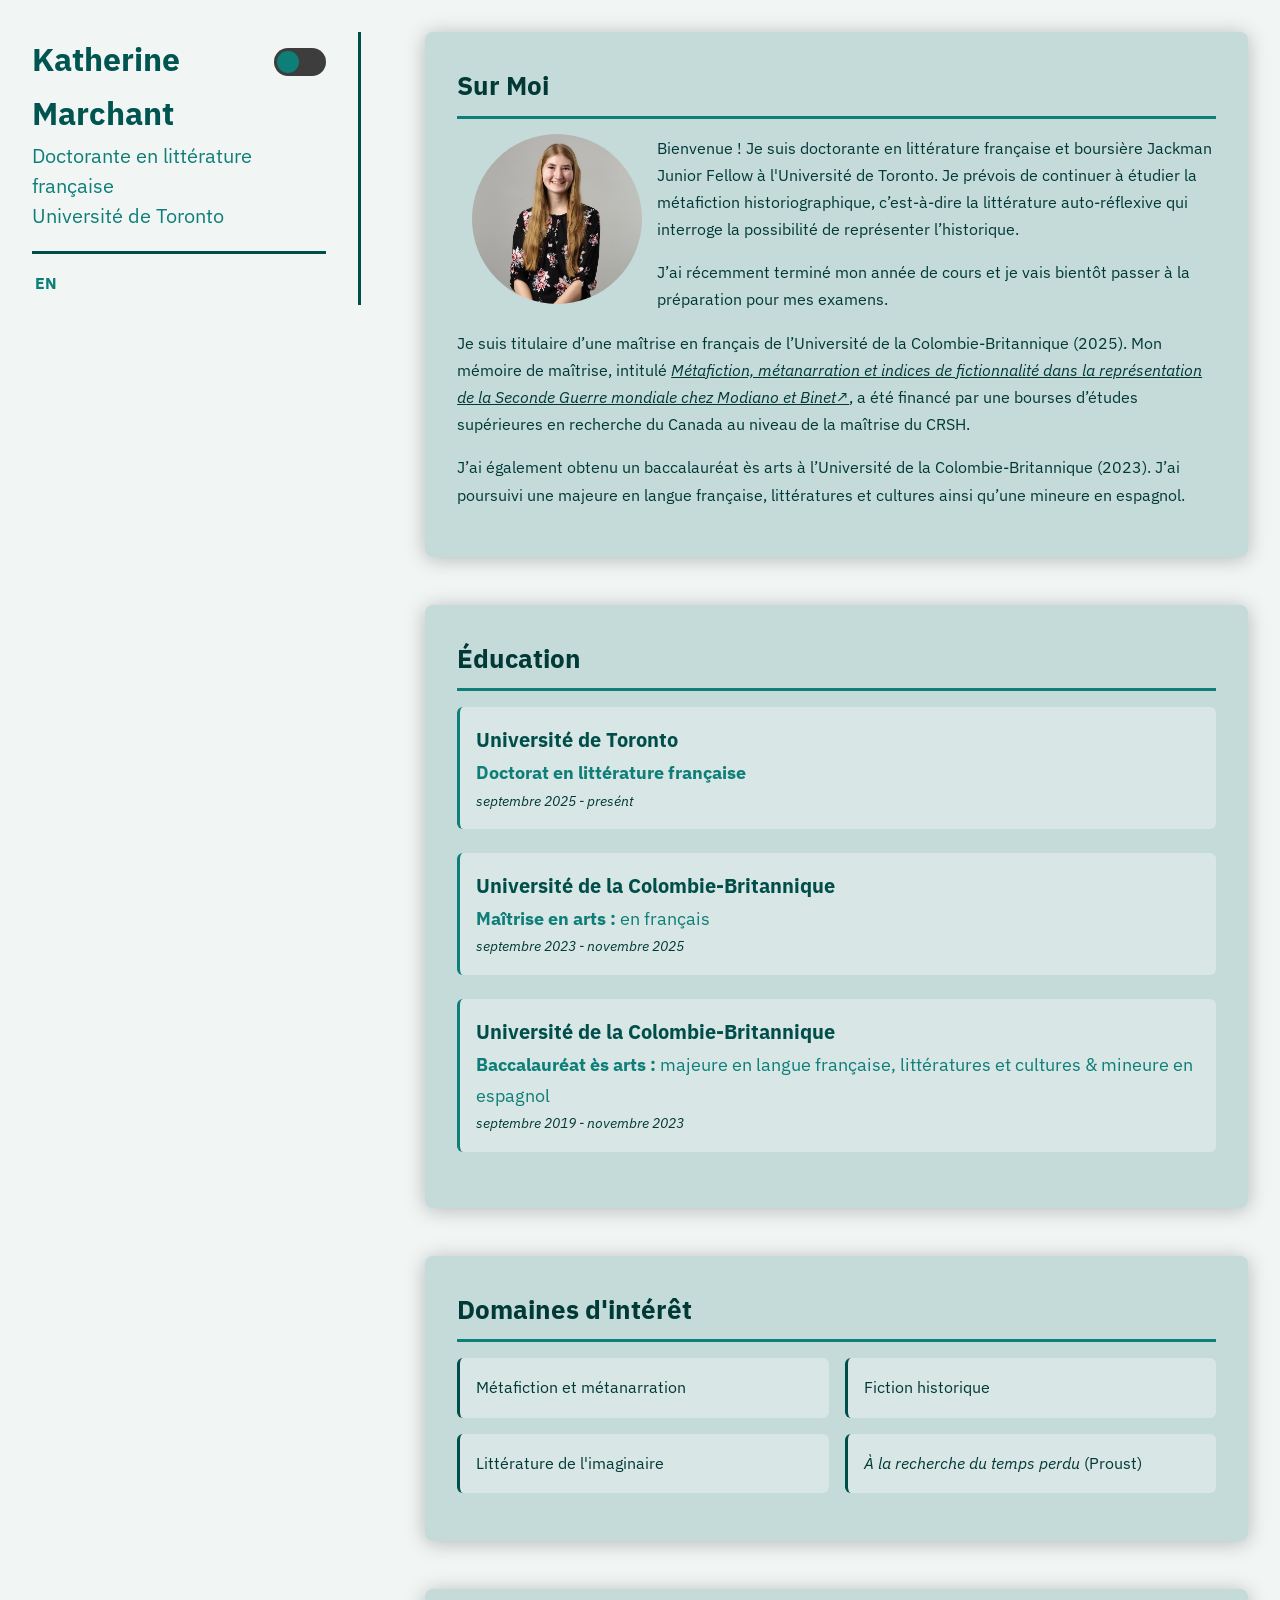
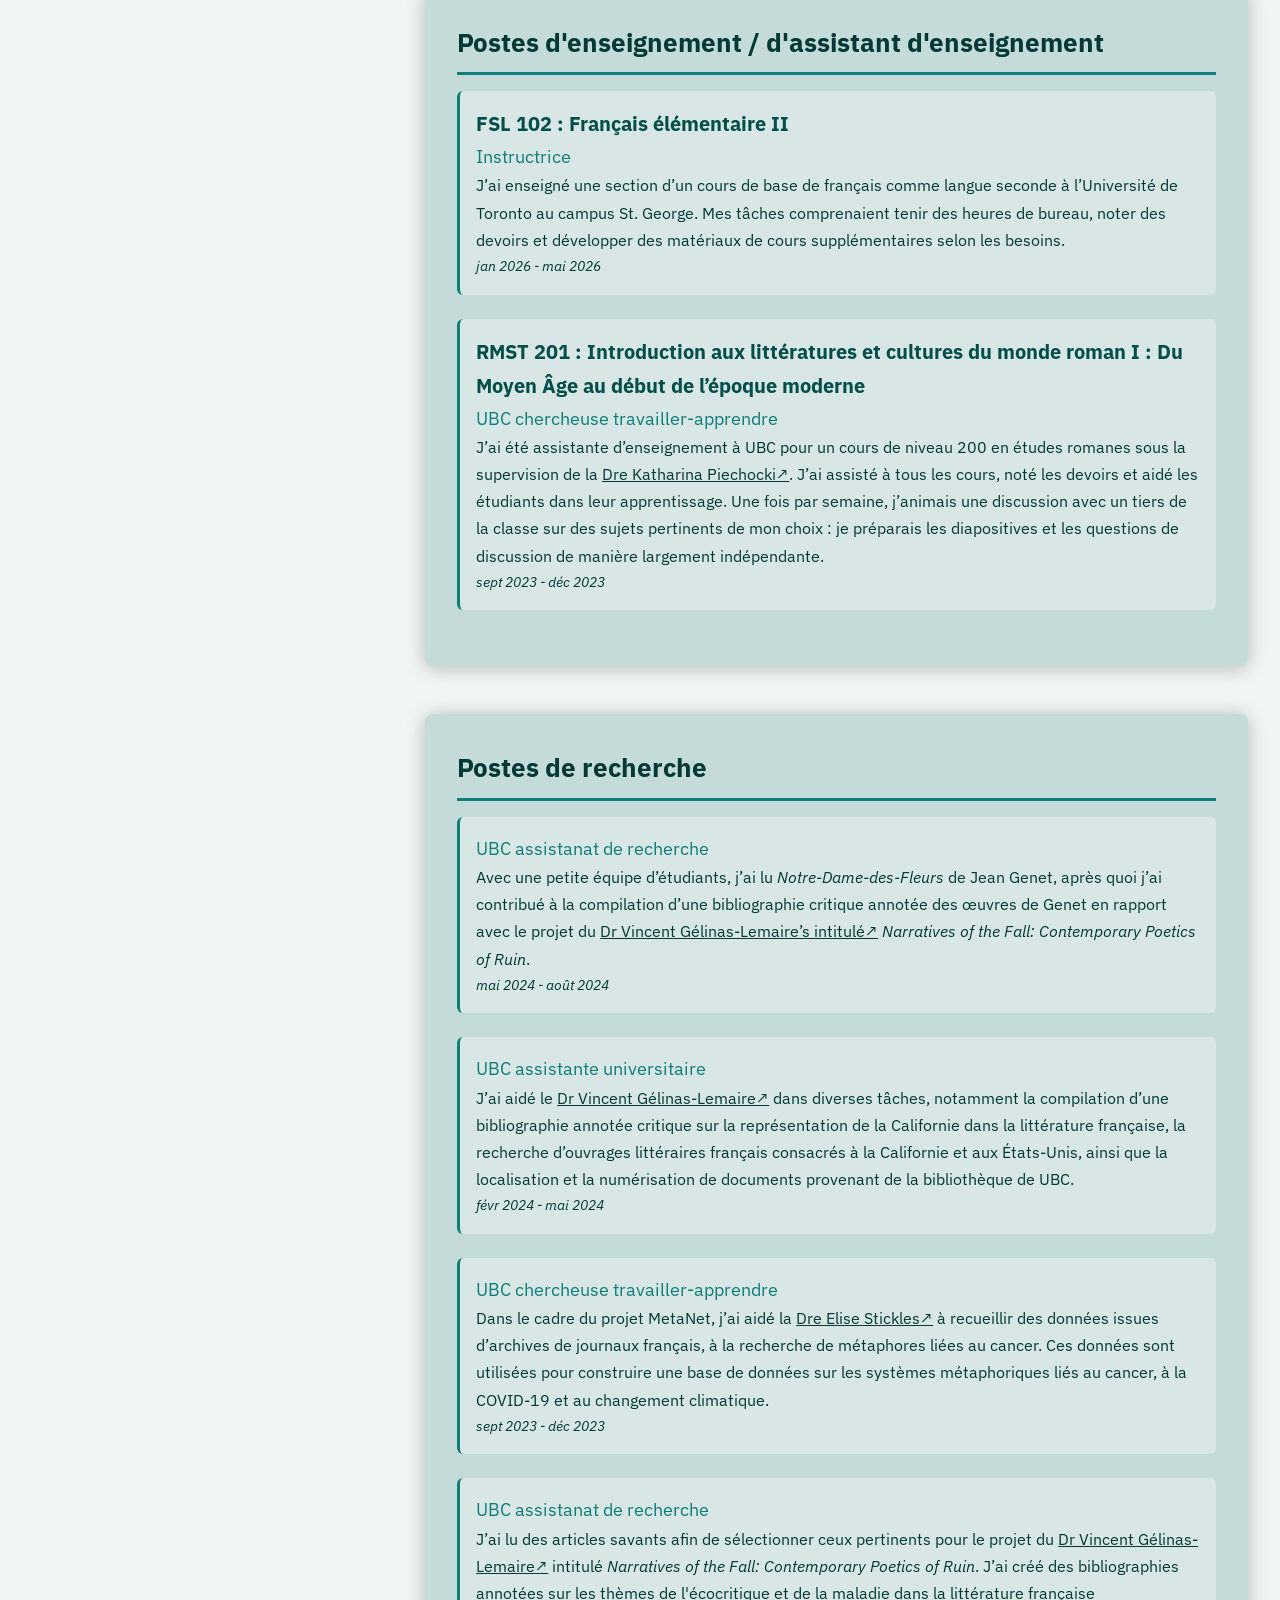
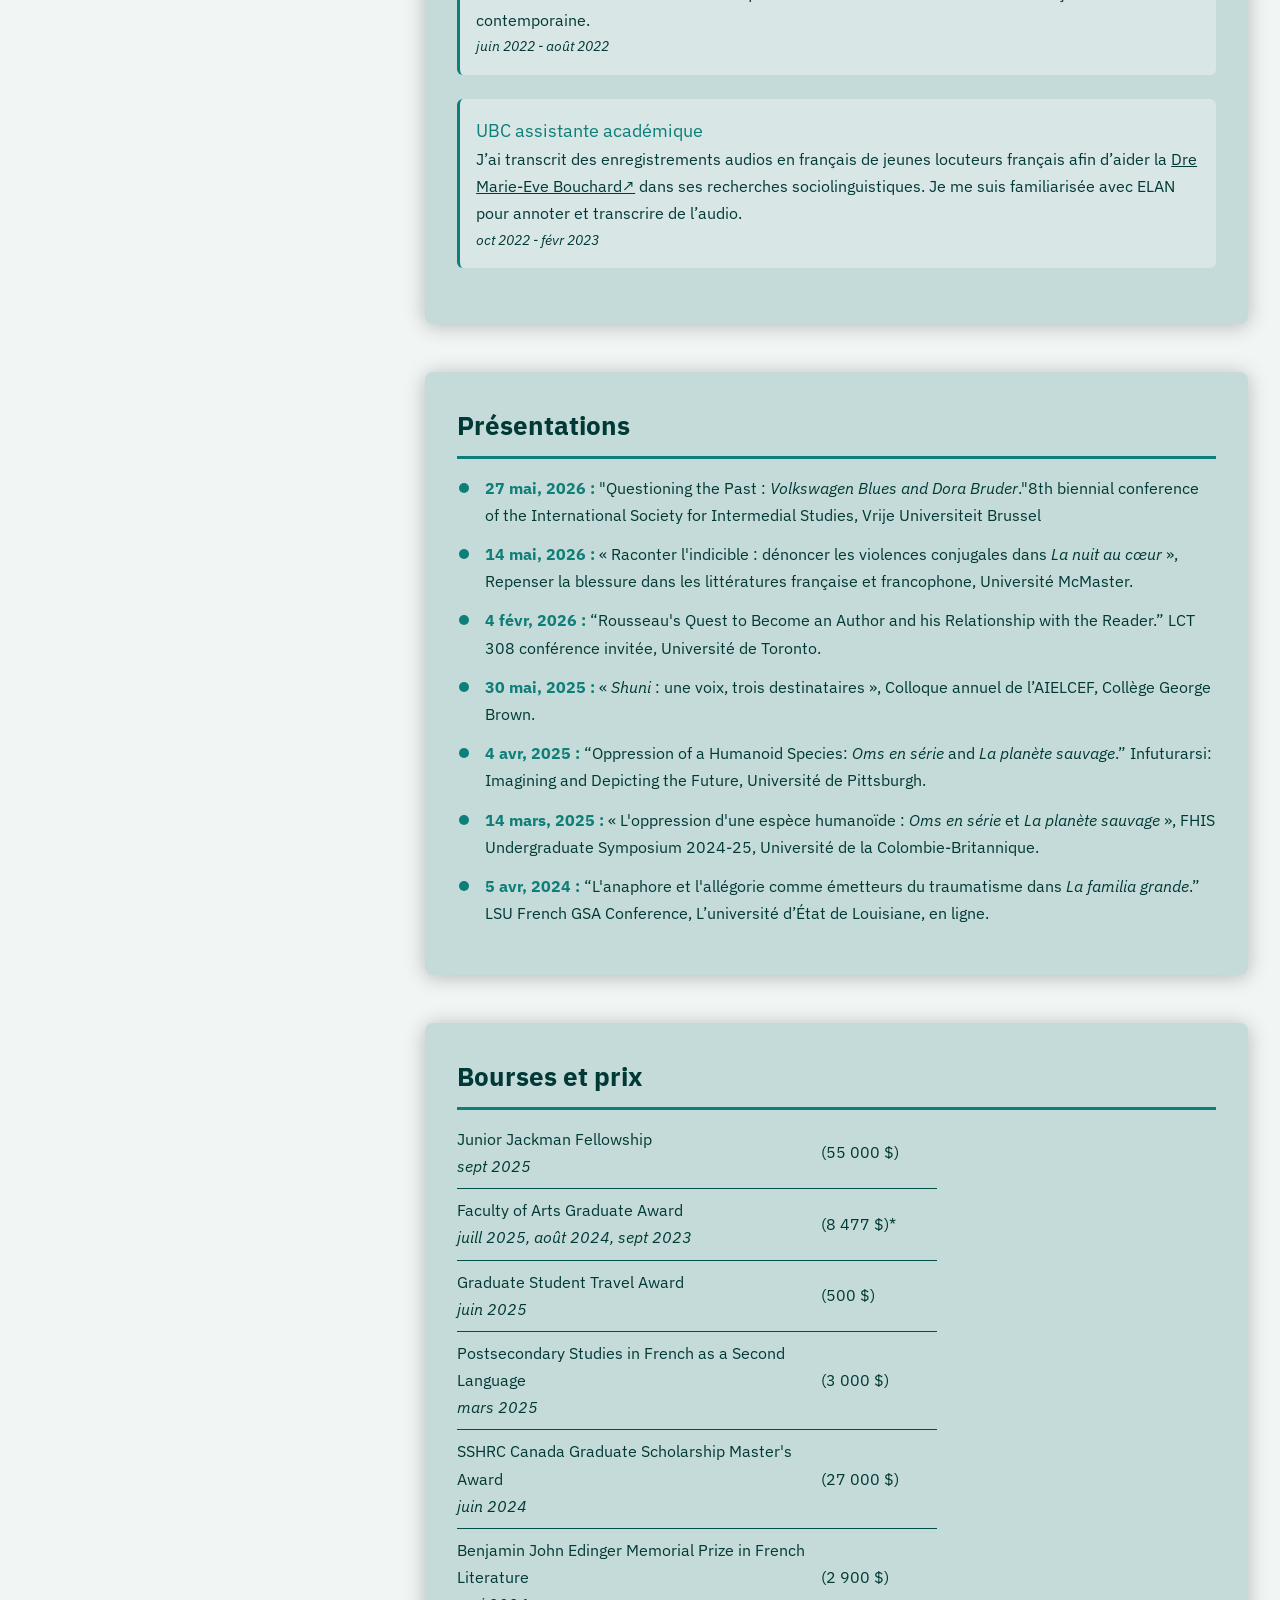
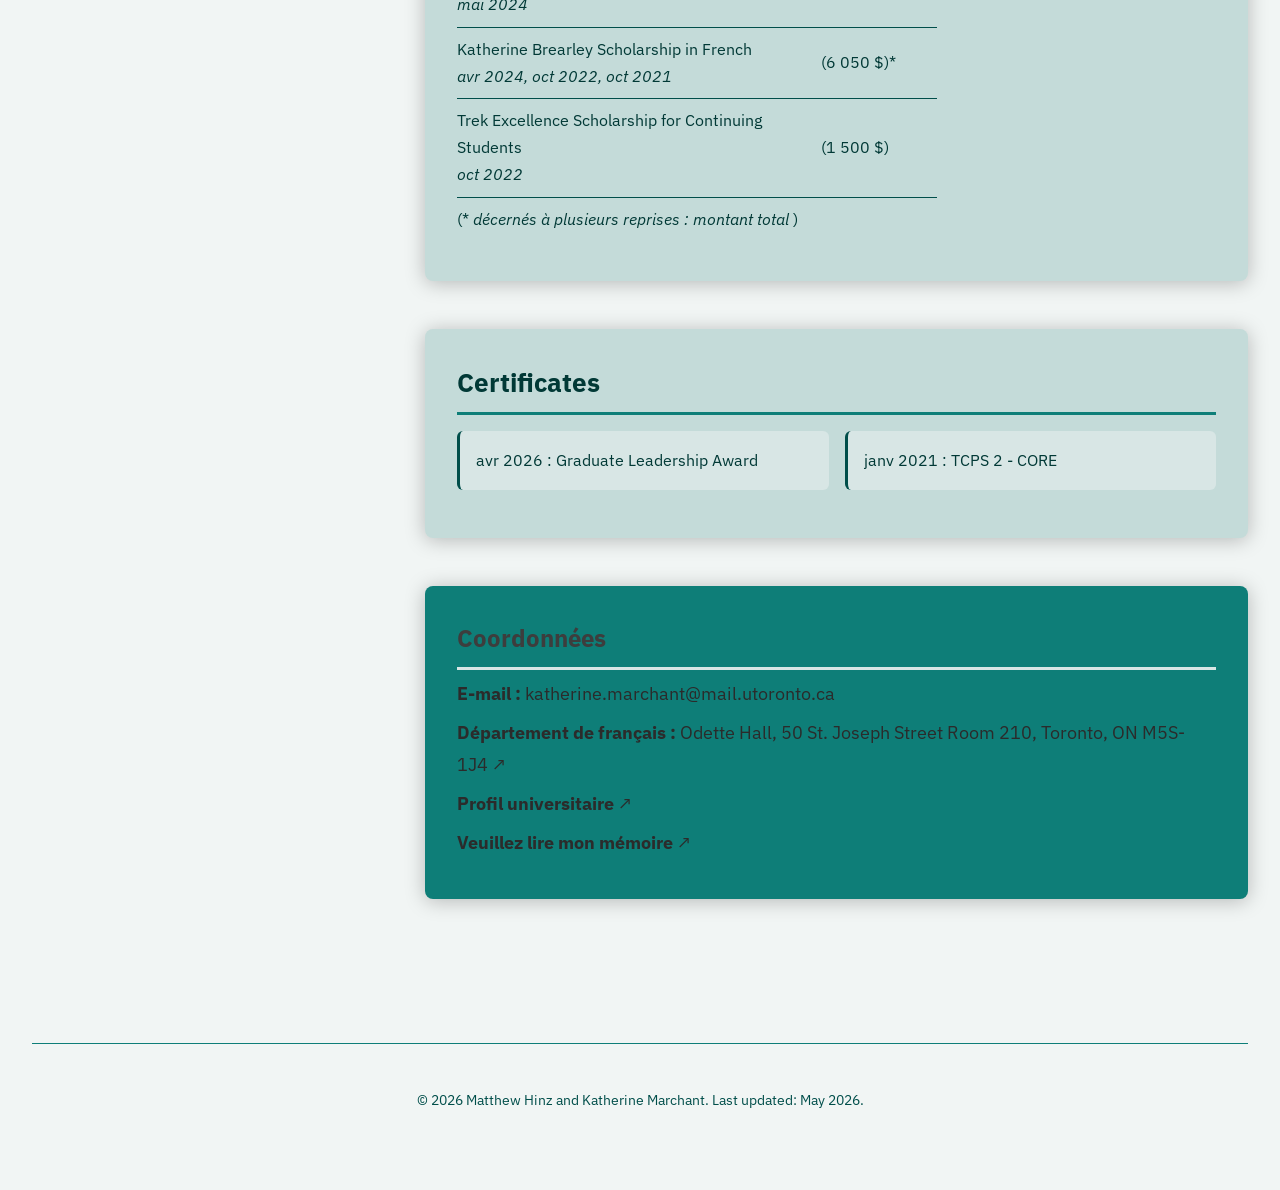
<file: index.html>
<!DOCTYPE html>
<html lang="fr">
<head>
	<meta charset="UTF-8">
	<meta name="viewport" content="width=device-width, initial-scale=1.0">
	<title>Home | Katherine Marchant</title>

	<link rel="stylesheet" href="CSS/style.css">

	<link href="https://fonts.googleapis.com/css2?family=IBM+Plex+Sans:wght@400;500;600&display=swap" rel="stylesheet">
</head>
<body>
	<div class="container">
		<aside class="sidebar">
			<header class="sidebar-header">
				<div class="header-text">
					<h1>Katherine Marchant</h1>
					<p class="affiliation">Doctorante en littérature française<br>Université de Toronto</p>
				</div>
				<label class="theme-switch">
					<input type="checkbox" id="theme-toggle">
					<span class="slider"></span>
				</label>
			</header>
			<nav>
				<a href="en/index.html" lang="en" hreflang="en">EN</a>
				<!-- <a href="index.html">Accueil</a> -->
				<!-- <a href="papers.html">Papers</a> -->
			</nav>
		</aside>

		<main class="main-content">
			<section id="text-section">
				<h3>Sur Moi</h3>
				<div class="circle-container">
					<img src="KM.JPG" class="circle-img">
				</div>
				<p>Bienvenue ! Je suis doctorante en littérature française et boursière Jackman Junior Fellow à l'Université de Toronto. Je prévois de continuer à étudier la métafiction historiographique, c’est-à-dire la littérature auto-réflexive qui interroge la possibilité de représenter l’historique.</p>
				<p>J’ai récemment terminé mon année de cours et je vais bientôt passer à la préparation pour mes examens.</p>
				<p>Je suis titulaire d’une maîtrise en français de l’Université de la Colombie-Britannique (2025). Mon mémoire de maîtrise, intitulé <a href="https://dx.doi.org/10.14288/1.0449390"target="_blank"><i>Métafiction, métanarration et indices de fictionnalité dans la représentation de la Seconde Guerre mondiale chez Modiano et Binet↗</i></a>, a été financé par une bourses d’études supérieures en recherche du Canada au niveau de la maîtrise du CRSH.</p>
				<p>J’ai également obtenu un baccalauréat ès arts à l’Université de la Colombie-Britannique (2023). J’ai poursuivi une majeure en langue française, littératures et cultures ainsi qu’une mineure en espagnol.</p>
			</section>

			<section id="degrees">
				<h3>Éducation </h3>
				
				<div class="sub-box-section">
					<div class="title">Université de Toronto</div>
					<div class="sub-title"><strong>Doctorat en littérature française </strong></div>
					<div class="venue">septembre 2025 - presént</div>
				</div>

				<div class="sub-box-section">
					<div class="title">Université de la Colombie-Britannique</div>
					<div class="sub-title"><strong>Maîtrise en arts :</strong> en français</div>
					<div class="venue">septembre 2023 - novembre 2025</div>
				</div>
				
				<div class="sub-box-section">
					<div class="title">Université de la Colombie-Britannique</div>
					<div class="sub-title"><strong>Baccalauréat ès arts :</strong> majeure en langue française, littératures et cultures & mineure en espagnol</div>
					<div class="venue">septembre 2019 - novembre 2023</div>
				</div>
			</section>



			<section id="small-box-section">
				<h3>Domaines d'intérêt</h3>
				<ul>
					<li>Métafiction et métanarration</li>
					<li>Fiction historique</li>
					<li>Littérature de l'imaginaire</li>
					<li><i>À la recherche du temps perdu</i> (Proust)</li>
				</ul>
			</section>



			<section id="teaching">
				<h3>Postes d'enseignement / d'assistant d'enseignement</h3>

				<div class="sub-box-section">
					<div class="title">FSL 102 : Français élémentaire II</div>
					<div class="sub-title">Instructrice</div>
					<div class="description">J’ai enseigné une section d’un cours de base de français comme langue seconde à l’Université de Toronto au campus St. George. Mes tâches comprenaient tenir des heures de bureau, noter des devoirs et développer des matériaux de cours supplémentaires selon les besoins.</div>
					<div class="venue">jan 2026 - mai 2026</div>
				</div>

				<div class="sub-box-section">
					<div class="title">RMST 201 : Introduction aux littératures et cultures du monde roman I : Du Moyen Âge au début de l’époque moderne</div>
					<div class="sub-title">UBC chercheuse travailler-apprendre</div>
					<div class="description">J’ai été assistante d’enseignement à UBC pour un cours de niveau 200 en études romanes sous la supervision de la <a href="https://discord.com/channels/@me/805665322090496040/1505049676339220601" target="_blank">Dre Katharina Piechocki↗</a>. J’ai assisté à tous les cours, noté les devoirs et aidé les étudiants dans leur apprentissage. Une fois par semaine, j’animais une discussion avec un tiers de la classe sur des sujets pertinents de mon choix : je préparais les diapositives et les questions de discussion de manière largement indépendante.</div>
					<div class="venue">sept 2023 - déc 2023</div>
				</div>
			</section>



			<section id="research">
				<h3>Postes de recherche</h3>
				
				<div class="sub-box-section">
					<div class="sub-title">UBC assistanat de recherche</div>
					<div class="description">Avec une petite équipe d’étudiants, j’ai lu <i>Notre-Dame-des-Fleurs</i> de Jean Genet, après quoi j’ai contribué à la compilation d’une bibliographie critique annotée des œuvres de Genet en rapport avec le projet du <a href="https://fhis.ubc.ca/profile/vincent-gelinas-lemaire/" target="_blank">Dr Vincent Gélinas-Lemaire’s intitulé↗</a> <i>Narratives of the Fall: Contemporary Poetics of Ruin</i>.</div>
					<div class="venue">mai 2024 - août 2024</div>
				</div>
				
				<div class="sub-box-section">
					<div class="sub-title">UBC assistante universitaire</div>
					<div class="description">J’ai aidé le <a href="https://fhis.ubc.ca/profile/vincent-gelinas-lemaire/" target="_blank">Dr Vincent Gélinas-Lemaire↗</a> dans diverses tâches, notamment la compilation d’une bibliographie annotée critique sur la représentation de la Californie dans la littérature française, la recherche d’ouvrages littéraires français consacrés à la Californie et aux États-Unis, ainsi que la localisation et la numérisation de documents provenant de la bibliothèque de UBC.  </div>
					<div class="venue">févr 2024 - mai 2024 </div>
				</div>
				
				<div class="sub-box-section">
					<div class="sub-title">UBC chercheuse travailler-apprendre</div>
					<div class="description">Dans le cadre du projet MetaNet, j’ai aidé la <a href="https://discord.com/channels/@me/805665322090496040/1505049819045957702" target="_blank">Dre Elise Stickles↗</a> à recueillir des données issues d’archives de journaux français, à la recherche de métaphores liées au cancer. Ces données sont utilisées pour construire une base de données sur les systèmes métaphoriques liés au cancer, à la COVID-19 et au changement climatique. 
						</div>
					<div class="venue">sept 2023 - déc 2023</div>
				</div>
				
				<div class="sub-box-section">
					<div class="sub-title">UBC assistanat de recherche</div>
					<div class="description">J’ai lu des articles savants afin de sélectionner ceux pertinents pour le projet du <a href="https://fhis.ubc.ca/profile/vincent-gelinas-lemaire/" target="_blank">Dr Vincent Gélinas-Lemaire↗</a> intitulé <i>Narratives of the Fall: Contemporary Poetics of Ruin</i>. J’ai créé des bibliographies annotées sur les thèmes de l'écocritique et de la maladie dans la littérature française contemporaine.</div>
					<div class="venue">juin 2022 - août 2022</div>
				</div>
				
				<div class="sub-box-section">
					<div class="sub-title">UBC assistante académique</div>
					<div class="description">J’ai transcrit des enregistrements audios en français de jeunes locuteurs français afin d’aider la <a href="https://fhis.ubc.ca/profile/marie-eve-bouchard/" target="_blank">Dre Marie-Eve Bouchard↗</a> dans ses recherches sociolinguistiques. Je me suis familiarisée avec ELAN pour annoter et transcrire de l’audio.</div>
					<div class="venue">oct 2022 - févr 2023 </div>
				</div>
			</section>



			<section id="point-list">
				<h3>Présentations</h3>

				<ul>
					<li>
						<strong>27 mai, 2026 : </strong>"Questioning the Past : <i>Volkswagen Blues and Dora Bruder</i>."8th biennial conference of the International Society for Intermedial Studies, Vrije Universiteit Brussel
					</li>

					<li>
						<strong>14 mai, 2026 : </strong>« Raconter l'indicible : dénoncer les violences conjugales dans <i>La nuit au cœur</i> », Repenser la blessure dans les littératures française et francophone, Université McMaster.
					</li>
					
					<li>
						<strong>4 févr, 2026 : </strong>“Rousseau's Quest to Become an Author and his Relationship with the Reader.” LCT 308 conférence 
						invitée, Université de Toronto.
					</li>
					
					<li>
						<strong>30 mai, 2025 : </strong>« <i>Shuni</i> : une voix, trois destinataires », Colloque annuel de l’AIELCEF, Collège George Brown.
					</li>

					<li>
						<strong>4 avr, 2025 : </strong>
						“Oppression of a Humanoid Species: <i>Oms en série</i> and <i>La planète sauvage</i>.”
						Infuturarsi: Imagining and Depicting the Future, Université de Pittsburgh. 
					</li>

					<li>
						<strong>14 mars, 2025 : </strong>« L'oppression d'une espèce humanoïde : <i>Oms en série</i> et <i>La planète sauvage</i> »,  FHIS Undergraduate Symposium 2024-25, Université de la Colombie-Britannique.
					</li>

					<li>
						<strong>5 avr, 2024 : </strong>“L'anaphore et l'allégorie comme émetteurs du traumatisme dans <i>La familia grande</i>.”  LSU French GSA Conference, L’université d’État de Louisiane, en ligne.
					</li>
				</ul>
			</section>



			<!-- <section id="two-column-section">-->
			<section id="two-column-section-left">
				<h3>Bourses et prix</h3>
				<ul>
					<li>
						<span>
							Junior Jackman Fellowship
							<br>
							<i>sept 2025</i>
						</span>
						(55&nbsp000&nbsp$)
					</li>
					<li>
						<span>
							Faculty of Arts Graduate Award
							<br>
							<i>juill 2025, août 2024, sept 2023</i>
						</span>
						(8&nbsp477&nbsp$)*
					</li>
					<li>
						<span>
							Graduate Student Travel Award
							<br>
							<i>juin 2025</i>
						</span>
						(500&nbsp$)
					</li>
					<li>
						<span>
							Postsecondary Studies in French as a Second Language
							<br>
							<i>mars 2025</i>
						</span>
						(3&nbsp000&nbsp$)
					</li>
					<li>
						<span>
							SSHRC Canada Graduate Scholarship Master's Award
							<br>
							<i>juin 2024</i>
						</span>
						(27&nbsp000&nbsp$)
					</li>
					<li>
						<span>
							Benjamin John Edinger Memorial Prize in French Literature
							<br>
							<i>mai 2024</i>
						</span>
						(2&nbsp900&nbsp$)
					</li>
					<li>
						<span>
							Katherine Brearley Scholarship in French
							<br>
							<i>avr 2024, oct 2022, oct 2021</i>
						</span>
						(6&nbsp050&nbsp$)*
					</li>
					<li>
						<span>
							Trek Excellence Scholarship for Continuing Students
							<br>
							<i>oct 2022</i>
						</span>
						(1&nbsp500&nbsp$)
					</li>
					<li1>
						(* <i>décernés à plusieurs reprises : montant total </i>)
					</li1>
				</ul>
			</section>



			<section id="small-box-section">
				<h3>Certificates</h3>
				
				<ul>
					<li>avr 2026 : Graduate Leadership Award</li>
					<li>janv 2021 : TCPS 2 - CORE</li>
				</ul>
			</section>



			<section id="emphasis-section">
				<h3>Coordonnées</h3>
				<p>
					<strong>E-mail : </strong>
					<a href="mailto:katherine.marchant@mail.utoronto.ca">
						katherine.marchant<wbr>@mail.utoronto.ca
					</a>
				</p>
				<p>
					<strong>Département de français : </strong>
					<a href="https://www.google.ca/maps/place/Odette+Hall,+50+St+Joseph+St,+Toronto,+ON+M5S+1J4" target="_blank">
						Odette Hall, 50 St. Joseph Street Room 210, Toronto, ON M5S-1J4
					</a> ↗
				</p>
				<p>
					<strong>
						<a href="https://www.french.utoronto.ca/people/directories/graduate-students/katherine-anne-katie-marchant" target="_blank">
							Profil universitaire
						</a>
					</strong> ↗
				</p>
				<p>
					<strong>
						<a href="https://dx.doi.org/10.14288/1.0449390" target="_blank">
							Veuillez lire mon mémoire
						</a>
					</strong> ↗
				</p>
			</section>

			<!-- <section id="publications">
				<h3>Publications</h3>
				
				<div class="sub-box-section">
					<div class="title">Your First Paper Title</div>
					<div class="authors"><strong>Your Name</strong>, Co-Author, Another Author</div>
					<div class="venue">Conference / Journal Name, 2024</div>
				</div>

				<div class="sub-box-section">
					<div class="title">Your Second Paper Title</div>
					<div class="authors">Co-Author, <strong>Your Name</strong>, Another Author</div>
					<div class="venue">Conference / Journal Name, 2023</div>
				</div>
			</section> -->

			<!-- <section id="point-list">
				<h3>News</h3>
				<ul>
					<li><strong>Sept 2025:</strong> Started a new position at University of Waterloo</li>
				</ul>
			</section> -->
		</main>

		<footer>
			<p>&copy; 2026 Matthew Hinz and Katherine Marchant. Last updated: May 2026.</p>
		</footer>
	</div>

	<script src="script.js"></script>
</body>
</html>

<!-- 
List of things to change: 
	space for a photo of me in the sidebar
	link to CV
-->
</file>
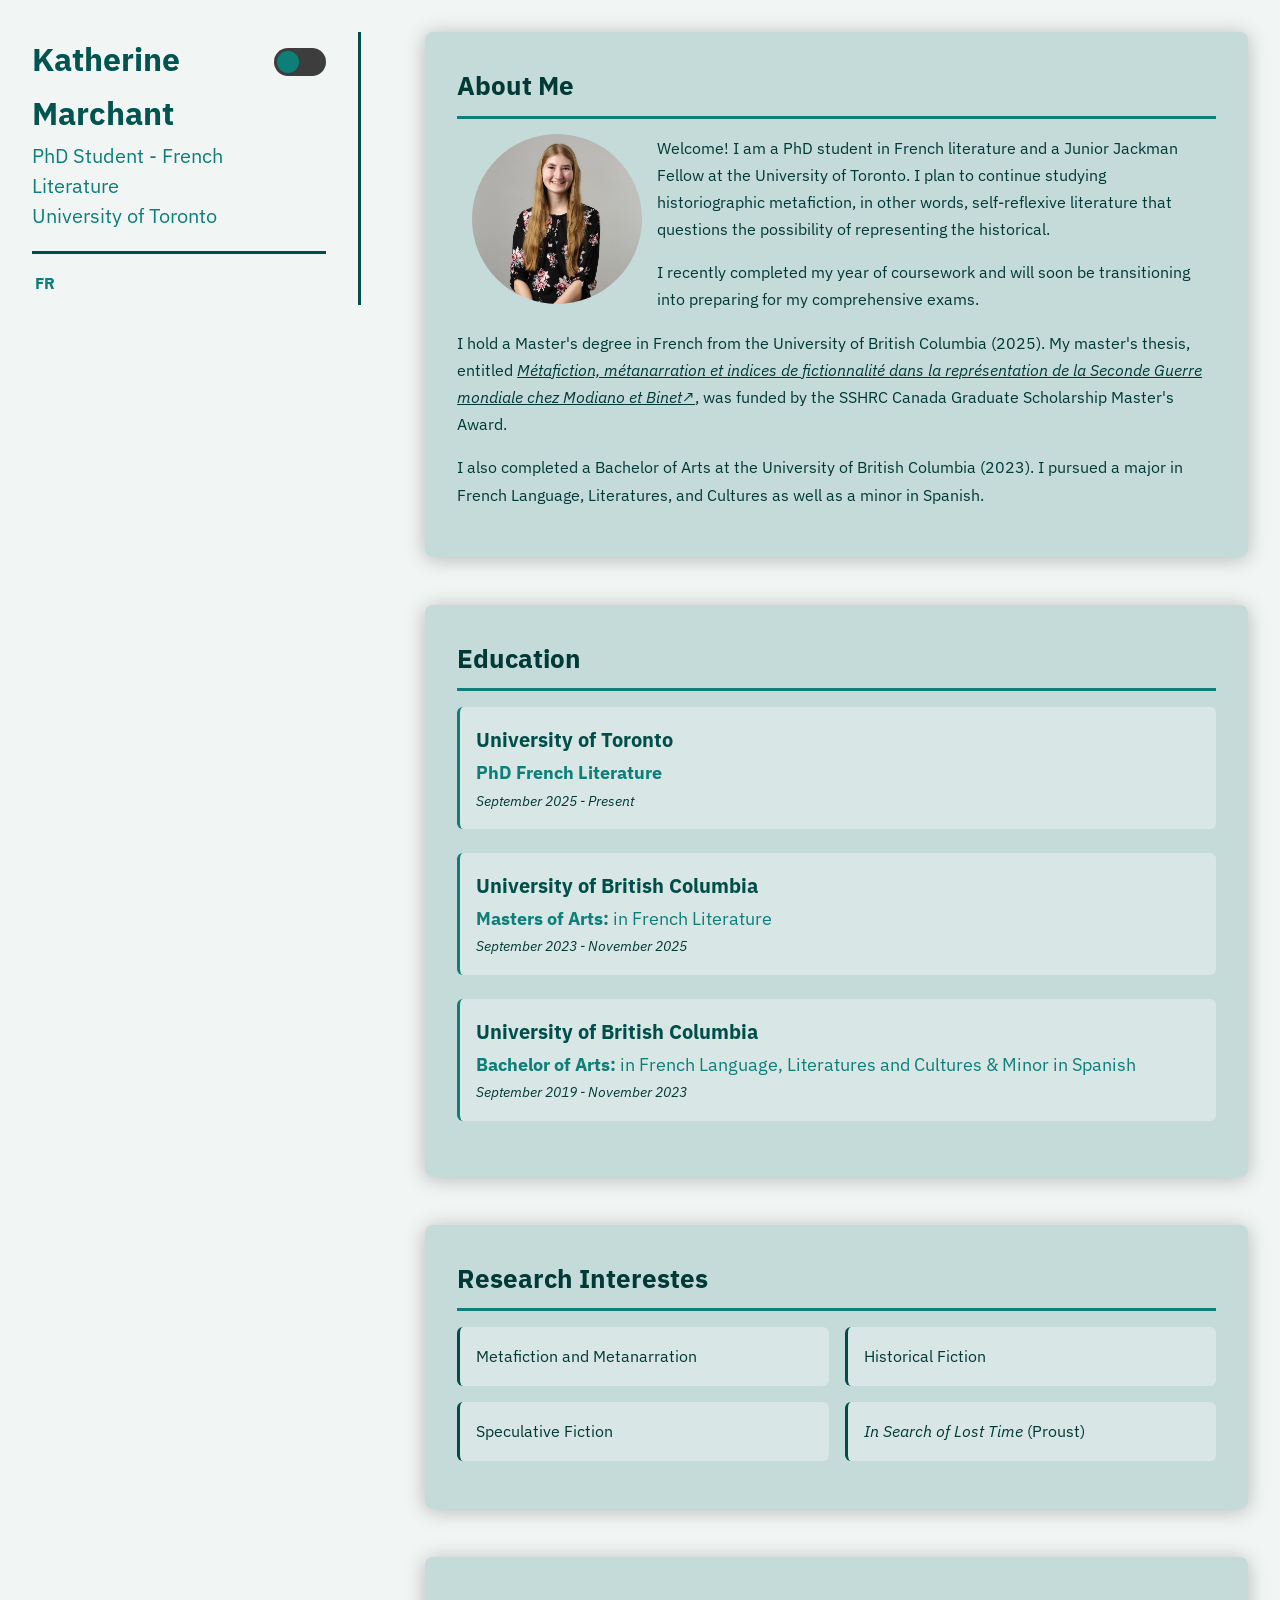
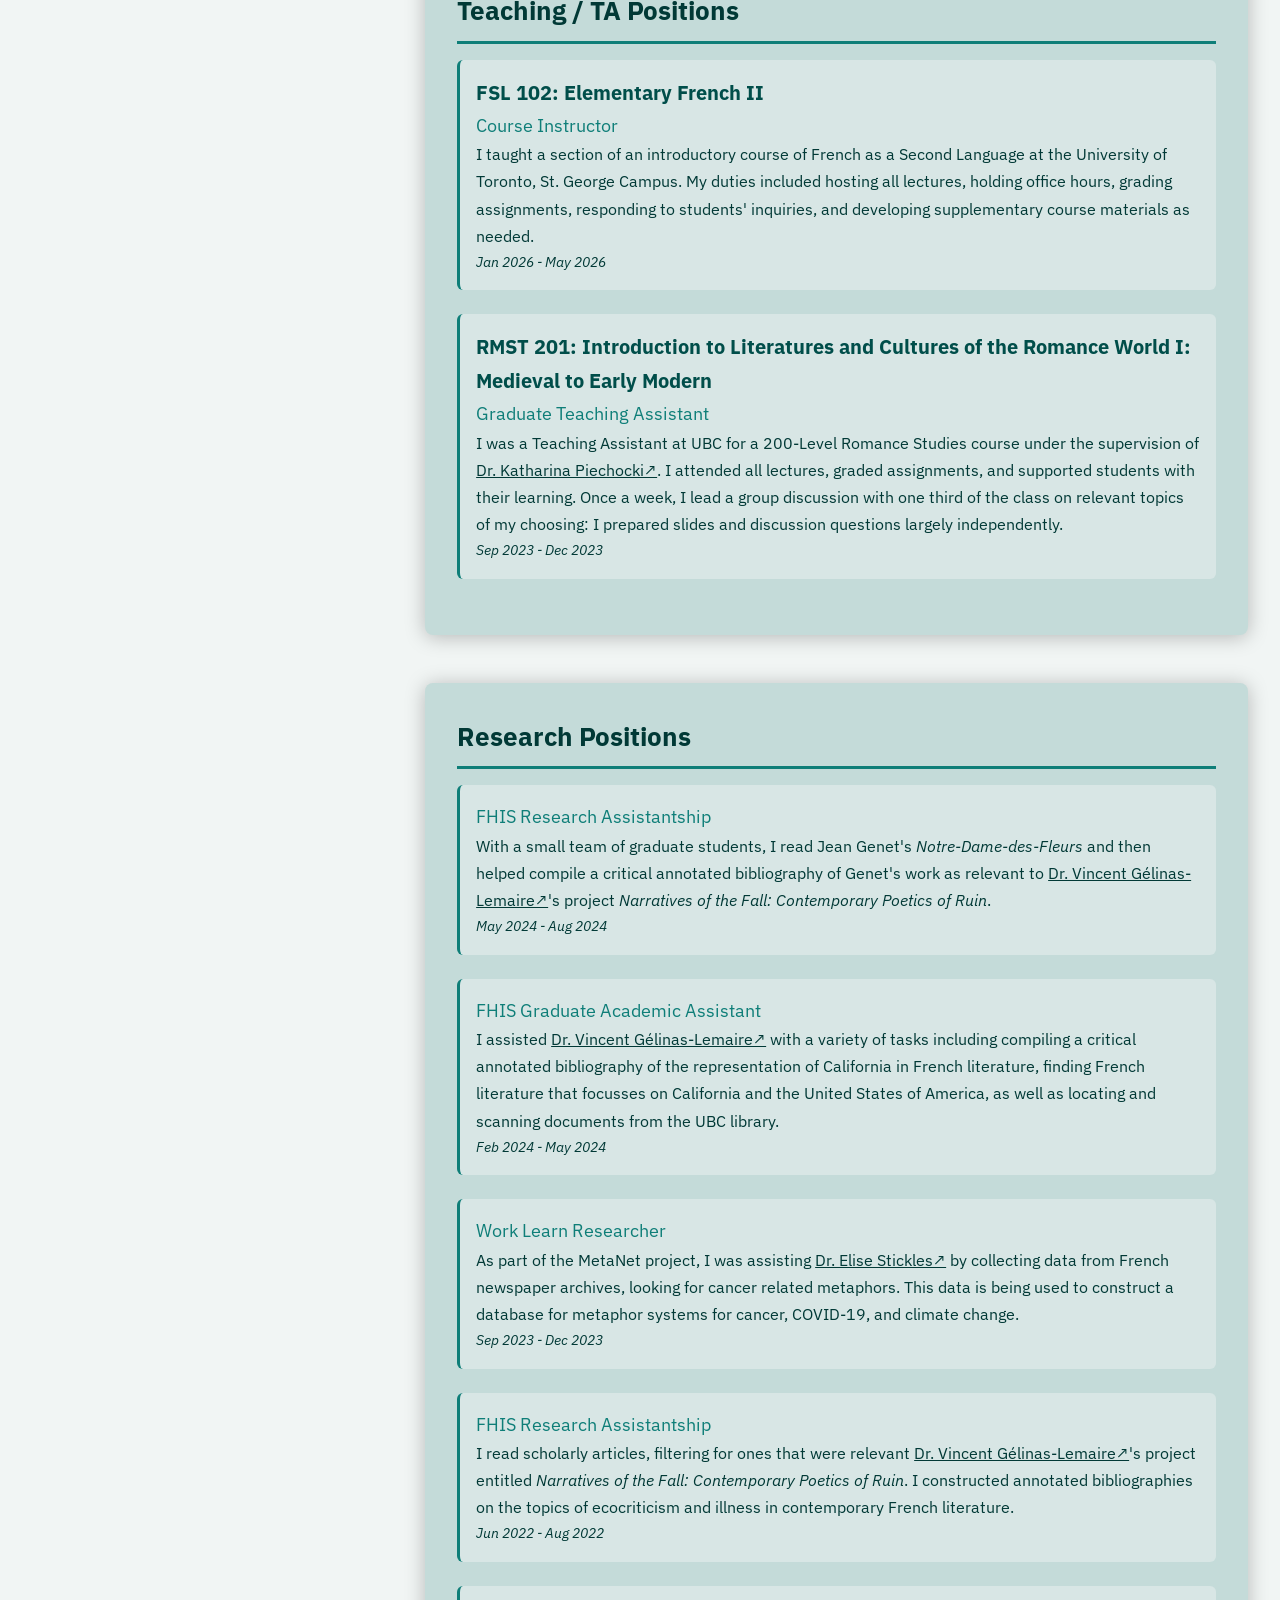
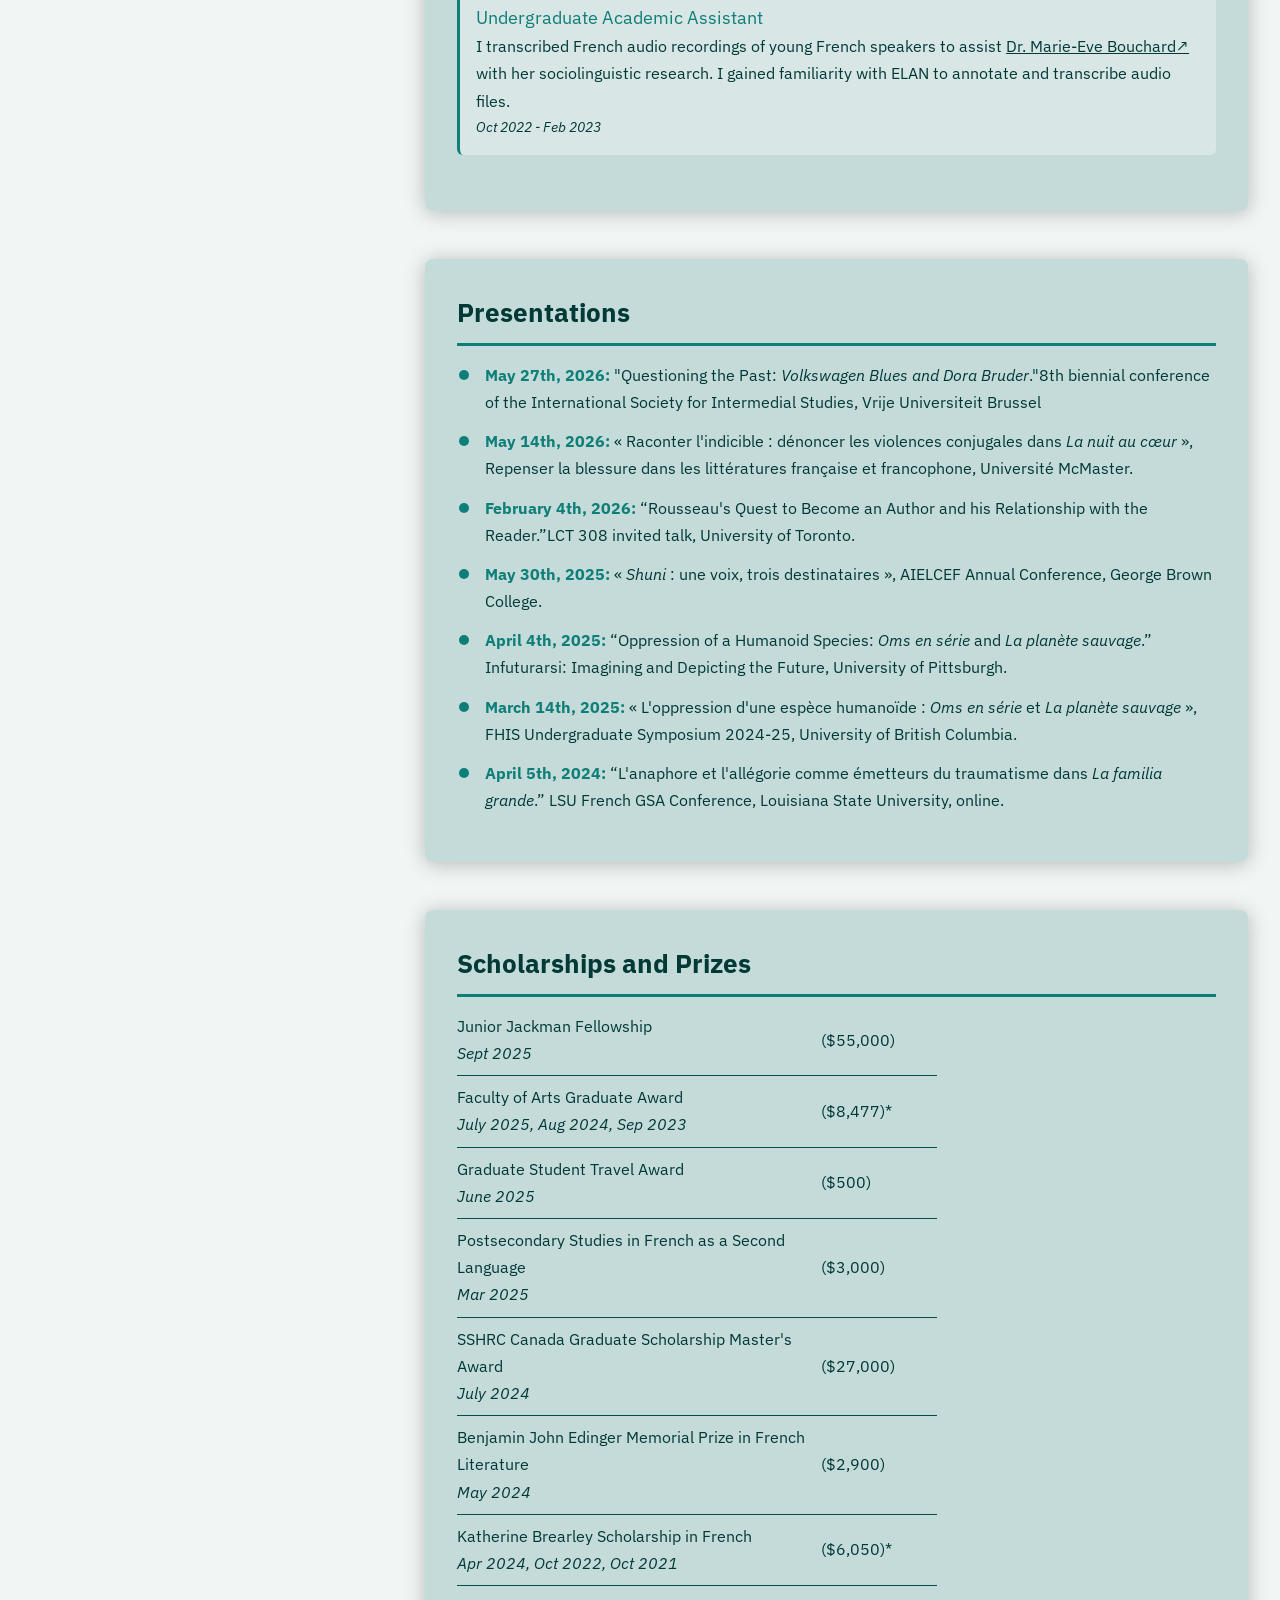
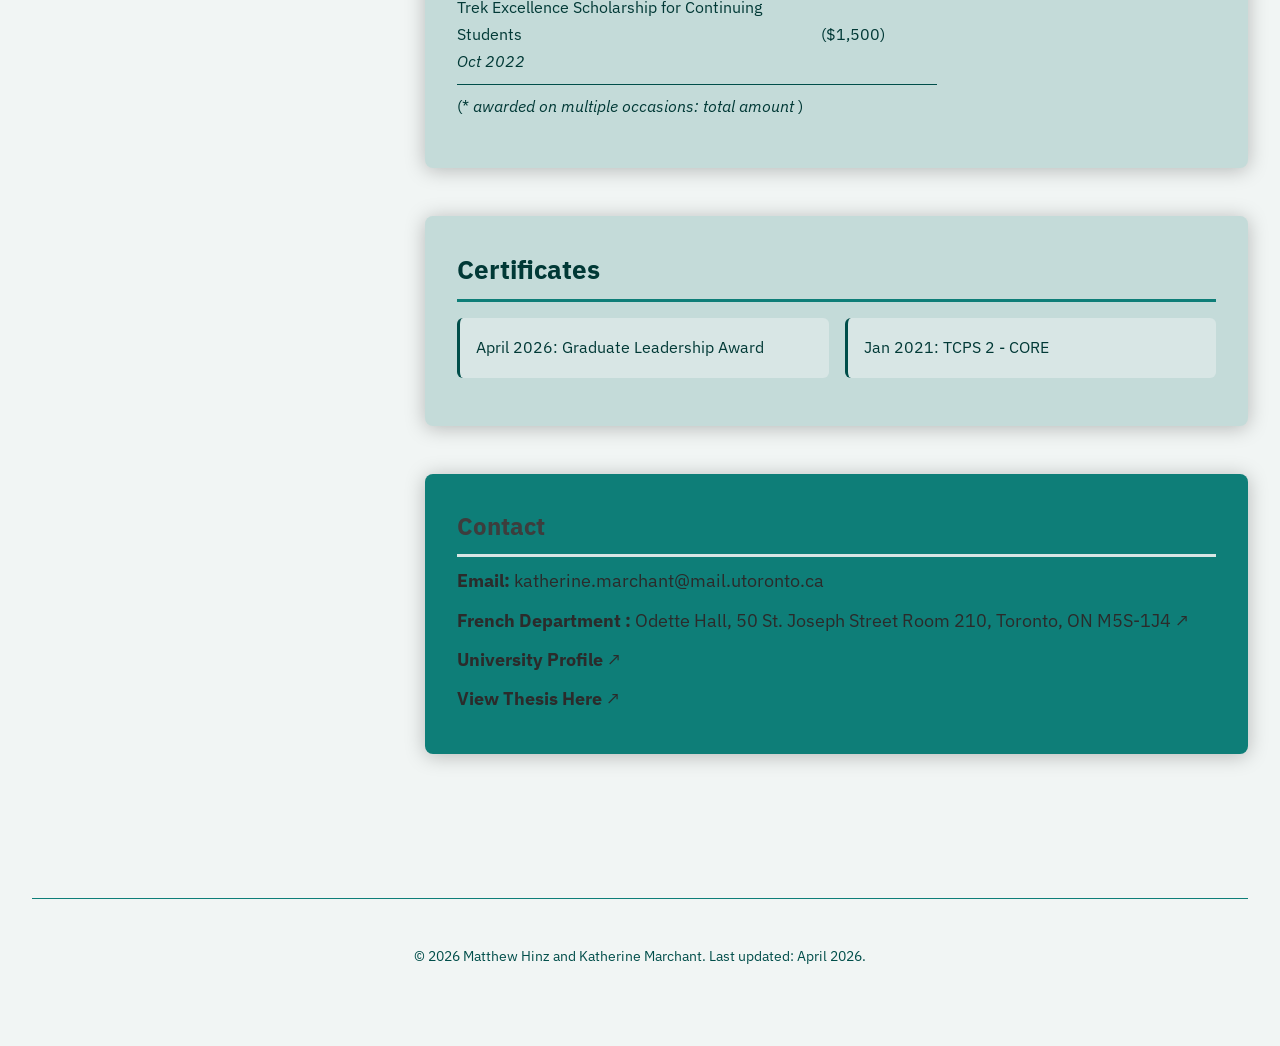
<file: en/index.html>
<!DOCTYPE html>
<html lang="en">
<head>
	<meta charset="UTF-8">
	<meta name="viewport" content="width=device-width, initial-scale=1.0">
	<title>Home | Katherine Marchant</title>

	<link rel="stylesheet" href="../CSS/style.css">

	<link href="https://fonts.googleapis.com/css2?family=IBM+Plex+Sans:wght@400;500;600&display=swap" rel="stylesheet">
</head>
<body>
	<div class="container">
		<aside class="sidebar">
			<header class="sidebar-header">
				<div class="header-text">
					<h1>Katherine Marchant</h1>
					<p class="affiliation">
						PhD Student - French Literature
						<br>
						University of Toronto
					</p>
				</div>
				<label class="theme-switch">
					<input type="checkbox" id="theme-toggle">
					<span class="slider"></span>
				</label>
			</header>
			<nav>
				<a href="../index.html" lang="fr" hreflang="fr">FR</a>
				<!-- <a href="index.html">Home</a> -->
				<!-- <a href="papers.html">Papers</a> -->
			</nav>
		</aside>

		<main class="main-content">
			<section id="text-section">
				<h3>About Me</h3>
				<div class="circle-container">
					<img src="../KM.JPG" class="circle-img">
				</div>
				<p>Welcome! I am a PhD student in French literature and a Junior Jackman Fellow at the University of Toronto. I plan to continue studying historiographic metafiction, in other words, self-reflexive literature that questions the possibility of representing the historical.</p>
				<p>I recently completed my year of coursework and will soon be transitioning into preparing for my comprehensive exams.</p>
				<p>I hold a Master's degree in French from the University of British Columbia (2025). My master's thesis, entitled <a href="https://dx.doi.org/10.14288/1.0449390" target="_blank"><i>Métafiction, métanarration et indices de fictionnalité dans la représentation de la Seconde Guerre mondiale chez Modiano et Binet↗</i></a>, was funded by the SSHRC Canada Graduate Scholarship Master's Award.</p>
				<p>I also completed a Bachelor of Arts at the University of British Columbia (2023). I pursued a major in French Language, Literatures, and Cultures as well as a minor in Spanish.</p>
			</section>



			<section id="degrees">
				<h3>Education</h3>
				
				<div class="sub-box-section">
					<div class="title">University of Toronto</div>
					<div class="sub-title">
						<strong>PhD French Literature</strong>
					</div>
					<div class="venue">September 2025 - Present</div>
				</div>

				<div class="sub-box-section">
					<div class="title">University of British Columbia</div>
					<div class="sub-title">
						<strong>Masters of Arts: </strong>
						in French Literature
					</div>
					<div class="venue">September 2023 - November 2025</div>
				</div>
				
				<div class="sub-box-section">
					<div class="title">University of British Columbia</div>
					<div class="sub-title">
						<strong>Bachelor of Arts: </strong>
						in French Language, Literatures and Cultures & Minor in Spanish 
					</div>
					<div class="venue">September 2019 - November 2023</div>
				</div>
			</section>



			<section id="small-box-section">
				<h3>Research Interestes</h3>
				<ul>
					<li>Metafiction and Metanarration</li>
					<li>Historical Fiction</li>
					<li>Speculative Fiction</li>
					<li><i>In Search of Lost Time</i> (Proust)</li>
				</ul>
			</section>



			<section id="teaching">
				<h3>Teaching / TA Positions</h3>

				<div class="sub-box-section">
					<div class="title">FSL 102: Elementary French II</div>
					<div class="sub-title">Course Instructor</div>
					<div class="description">I taught a section of an introductory course of French as a Second Language at the University of Toronto, St. George Campus. My duties included hosting all lectures, holding office hours, grading assignments, responding to students' inquiries, and developing supplementary course materials as needed.</div>
					<div class="venue">Jan 2026 - May 2026</div>
				</div>

				<div class="sub-box-section">
					<div class="title">RMST 201: Introduction to Literatures and Cultures of the Romance World I: Medieval to Early Modern</div>
					<div class="sub-title">Graduate Teaching Assistant</div>
					<div class="description">I was a Teaching Assistant at UBC for a 200-Level Romance Studies course under the supervision of <a href="https://discord.com/channels/@me/805665322090496040/1505049676339220601" target="_blank">Dr. Katharina Piechocki↗</a>. I attended all lectures, graded assignments, and supported students with their learning. Once a week, I lead a group discussion with one third of the class on relevant topics of my choosing: I prepared slides and discussion questions largely independently.</div>
					<div class="venue">Sep 2023 - Dec 2023</div>
				</div>
			</section>



			<section id="research">
				<h3>Research Positions</h3>
				
				<div class="sub-box-section">
					<div class="sub-title">FHIS Research Assistantship</div>
					<div class="description">With a small team of graduate students, I read Jean Genet's <i>Notre-Dame-des-Fleurs</i> and then helped compile a critical annotated bibliography of Genet's work as relevant to <a href="https://fhis.ubc.ca/profile/vincent-gelinas-lemaire/" target="_blank">Dr. Vincent Gélinas-Lemaire↗</a>'s project <i>Narratives of the Fall: Contemporary Poetics of Ruin</i>.</div>
					<div class="venue">May 2024 - Aug 2024</div>
				</div>
				
				<div class="sub-box-section">
					<div class="sub-title">FHIS Graduate Academic Assistant </div>
					<div class="description">I assisted <a href="https://fhis.ubc.ca/profile/vincent-gelinas-lemaire/" target="_blank">Dr. Vincent Gélinas-Lemaire↗</a> with a variety of tasks including compiling a critical annotated bibliography of the representation of California in French literature, finding French literature that focusses on California and the United States of America, as well as locating and scanning documents from the UBC library.</div>
					<div class="venue">Feb 2024 - May 2024 </div>
				</div>
				
				<div class="sub-box-section">
					<div class="sub-title">Work Learn Researcher</div>
					<div class="description">As part of the MetaNet project, I was assisting <a href="https://discord.com/channels/@me/805665322090496040/1505049819045957702" target="_blank">Dr. Elise Stickles↗</a> by collecting data from French newspaper archives, looking for cancer related metaphors. This data is being used to construct a database for metaphor systems for cancer, COVID-19, and climate change.</div>
					<div class="venue">Sep 2023 - Dec 2023</div>
				</div>
				
				<div class="sub-box-section">
					<div class="sub-title">FHIS Research Assistantship</div>
					<div class="description">I read scholarly articles, filtering for ones that were relevant <a href="https://fhis.ubc.ca/profile/vincent-gelinas-lemaire/" target="_blank">Dr. Vincent Gélinas-Lemaire↗</a>'s project entitled <i>Narratives of the Fall: Contemporary Poetics of Ruin</i>. I constructed annotated bibliographies on the topics of ecocriticism and illness in contemporary French literature.</div>
					<div class="venue">Jun 2022 - Aug 2022</div>
				</div>
				
				<div class="sub-box-section">
					<div class="sub-title">Undergraduate Academic Assistant </div>
					<div class="description">I transcribed French audio recordings of young French speakers to assist <a href="https://fhis.ubc.ca/profile/marie-eve-bouchard/" target="_blank">Dr. Marie-Eve Bouchard↗</a>  with her sociolinguistic research. I gained familiarity with ELAN to annotate and transcribe audio files. </div>
					<div class="venue">Oct 2022 - Feb 2023 </div>
				</div>
			</section>



			<section id="point-list">
				<h3>Presentations</h3>

				<ul>
					<li>
						<strong>May 27th, 2026: </strong>
						"Questioning the Past: <i>Volkswagen Blues and Dora Bruder</i>."8th biennial conference of the International Society for Intermedial Studies, Vrije Universiteit Brussel
					</li>

					<li>
						<strong>May 14th, 2026: </strong>
						« Raconter l'indicible : dénoncer les violences conjugales dans <i>La nuit au cœur</i> », Repenser la blessure dans les littératures française et francophone, Université McMaster.
					</li>
					
					<li>
						<strong>February 4th, 2026: </strong>
						“Rousseau's Quest to Become an Author and his Relationship with the Reader.”LCT 308 invited talk, University of Toronto.  
					</li>
					
					<li>
						<strong>May 30th, 2025: </strong>
						« <i>Shuni</i> : une voix, trois destinataires », AIELCEF Annual Conference, George Brown College.
					</li>

					<li>
						<strong>April 4th, 2025: </strong>
						“Oppression of a Humanoid Species: <i>Oms en série</i> and <i>La planète sauvage</i>.”
						Infuturarsi: Imagining and Depicting the Future, University of Pittsburgh. 
					</li>

					<li>
						<strong>March 14th, 2025: </strong>
						« L'oppression d'une espèce humanoïde : <i>Oms en série</i> et <i>La planète sauvage</i> », FHIS Undergraduate Symposium 2024-25, University of British Columbia.
					</li>

					<li>
						<strong>April 5th, 2024: </strong>
						“L'anaphore et l'allégorie comme émetteurs du traumatisme dans <i>La familia grande</i>.” LSU French GSA Conference, Louisiana State University, online.
					</li>
				</ul>
			</section>



			<section id="two-column-section-left">
				<h3>Scholarships and Prizes</h3>
				
				<ul>
					<li>
						<span>
							Junior Jackman Fellowship
							<br>
							<i>Sept 2025</i>
						</span>
						($55,000)
					</li>
					<li>
						<span>
							Faculty of Arts Graduate Award
							<br>
							<i>July 2025, Aug 2024, Sep 2023</i>
						</span>
						($8,477)*
					</li>
					<li>
						<span>
							Graduate Student Travel Award
							<br>
							<i>June 2025</i>
						</span>
						($500)
					</li>
					<li>
						<span>
							Postsecondary Studies in French as a Second Language
							<br>
							<i>Mar 2025</i>
						</span>
						($3,000)
					</li>
					<li>
						<span>
							SSHRC Canada Graduate Scholarship Master's Award
							<br>
							<i>July 2024</i>
						</span>
						($27,000)
					</li>
					<li>
						<span>
							Benjamin John Edinger Memorial Prize in French Literature
							<br>
							<i>May 2024</i>
						</span>
						($2,900)
					</li>
					<li>
						<span>
							Katherine Brearley Scholarship in French
							<br>
							<i>Apr 2024, Oct 2022, Oct 2021</i>
						</span>
						($6,050)*
					</li>
					<li>
						<span>
							Trek Excellence Scholarship for Continuing Students
							<br>
							<i>Oct 2022</i>
						</span>
						($1,500)
					</li>
					<li1>
						(* <i>awarded on multiple occasions: total amount </i>)
					</li1>
				</ul>
			</section>



			<section id="small-box-section">
				<h3>Certificates</h3>
				
				<ul>
					<li>April 2026: Graduate Leadership Award</li>
					<li>Jan 2021: TCPS 2 - CORE</li>
				</ul>
			</section>



			<section id="emphasis-section">
				<h3>Contact</h3>
				<p>
					<strong>Email: </strong>
					<a href="mailto:katherine.marchant@mail.utoronto.ca">
						katherine.marchant<wbr>@mail.utoronto.ca
					</a>
				</p>
				<p>
					<strong>French Department : </strong>
					<a href="https://www.google.ca/maps/place/Odette+Hall,+50+St+Joseph+St,+Toronto,+ON+M5S+1J4" target="_blank">
						Odette Hall, 50 St. Joseph Street Room 210, Toronto, ON M5S-1J4
					</a> ↗
				</p>
				<p>
					<strong>
						<a href="https://www.french.utoronto.ca/people/directories/graduate-students/katherine-anne-katie-marchant" target="_blank">
							University Profile
						</a>
					</strong> ↗
				</p>
				<p>
					<strong>
						<a href="https://dx.doi.org/10.14288/1.0449390" target="_blank">
							View Thesis Here
						</a>
					</strong> ↗
				</p>
				</p>
			</section>


			
			<!-- <section id="small-box-section">
				<h3>Research Interests</h3>
				<ul>
					<li></li>
					<li></li>
				</ul>
			</section> -->

			<!-- <section id="publications">
				<h3>Publications</h3>
				
				<div class="sub-box-section">
					<div class="title">Your First Paper Title</div>
					<div class="authors"><strong>Your Name</strong>, Co-Author, Another Author</div>
					<div class="venue">Conference / Journal Name, 2024</div>
				</div>

				<div class="sub-box-section">
					<div class="title">Your Second Paper Title</div>
					<div class="authors">Co-Author, <strong>Your Name</strong>, Another Author</div>
					<div class="venue">Conference / Journal Name, 2023</div>
				</div>
			</section> -->

			<!-- <section id="point-list">
				<h3>News</h3>
				<ul>
					<li><strong>Sept 2025:</strong> Started a new position at University of Waterloo</li>
				</ul>
			</section> -->
		</main>

		<footer>
			<p>&copy; 2026 Matthew Hinz and Katherine Marchant. Last updated: April 2026.</p>
		</footer>
	</div>

	<script src="../script.js"></script>
</body>
</html>

<!-- 
List of things to change: 
	space for a photo of me in the sidebar
	link to CV
-->
</file>
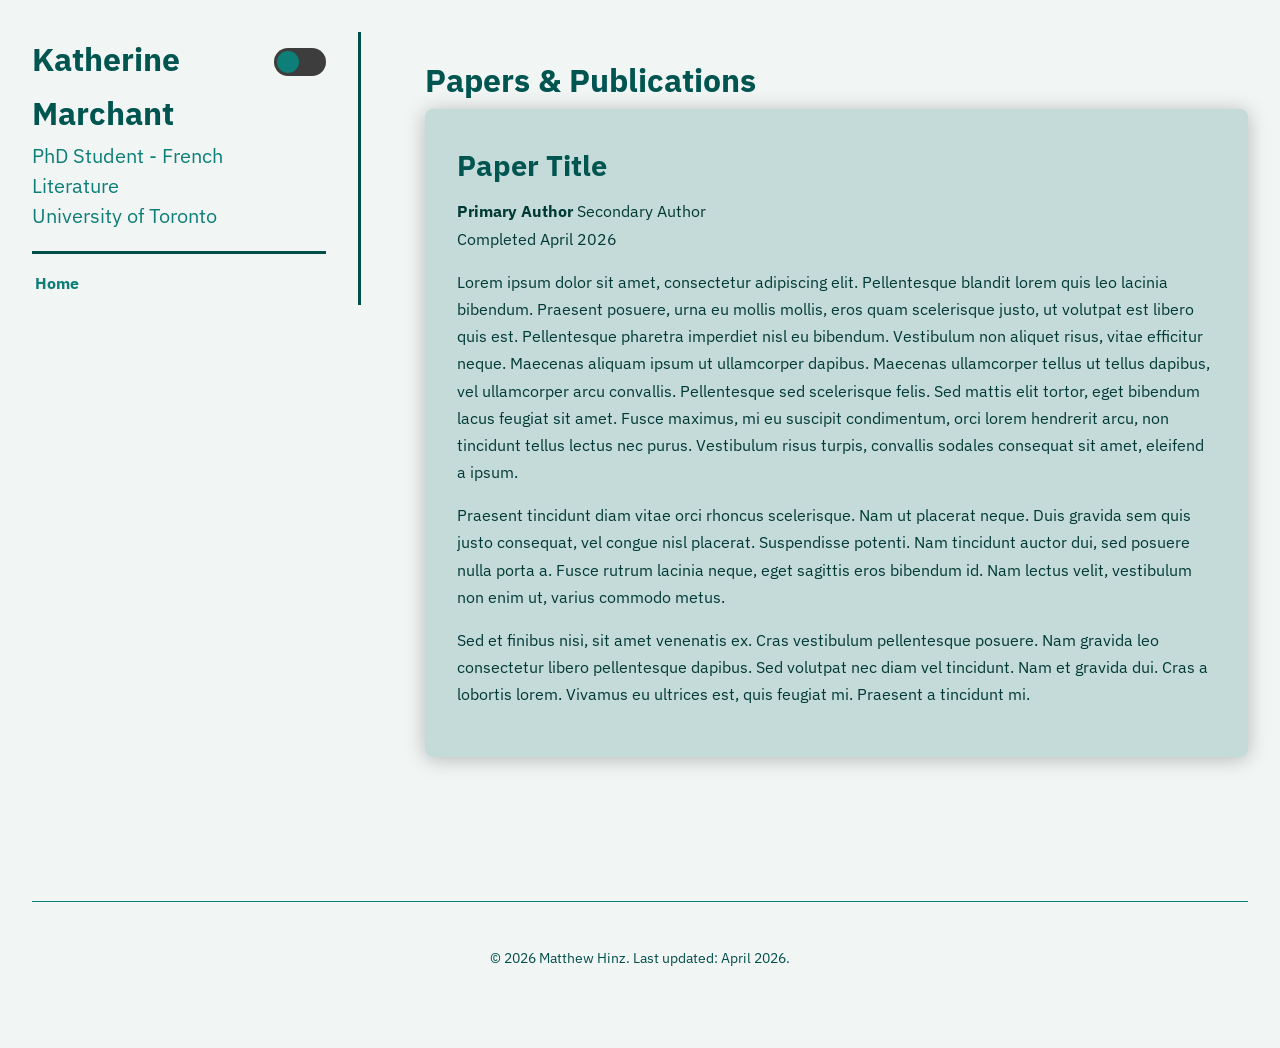
<file: papers.html>
<!DOCTYPE html>
<html lang="en">
<head>
	<meta charset="UTF-8">
	<meta name="viewport" content="width=device-width, initial-scale=1.0">
	<title>Home | Katherine Marchant</title>

	<link rel="stylesheet" href="CSS/style.css">

	<link href="https://fonts.googleapis.com/css2?family=IBM+Plex+Sans:wght@400;500;600&display=swap" rel="stylesheet">
</head>
<body>
	<div class="container">
		<aside class="sidebar">
			<header class="sidebar-header">
				<div class="header-text">
					<h1>Katherine Marchant</h1>
					<p class="affiliation">PhD Student - French Literature<br>University of Toronto</p>
				</div>
				<label class="theme-switch">
					<input type="checkbox" id="theme-toggle">
					<span class="slider"></span>
				</label>
			</header>
			<nav>
				<a href="index.html">Home</a>
				<!-- <a href="papers.html">Papers</a> -->
			</nav>
		</aside>

		<main class="main-content">
			<h1 class="page-title">Papers & Publications</h1>

			<!-- <section id="papers">
				<h2>[Paper Title]</h2>
				
				<div class = "paper">
					<div class="authors">
						<strong class="main">Matthew Hinz, </strong>
						Co-Author, 
						Another Author
					</div>
					<div class="status">[Status]</div>
					<div class="abstract">
						<p>[Add your paper abstract here.]</p>
						<p></p>
						<p></p>
						<p></p>
					</div>
					<div class="paper-links">
						<a href="#">[PDF]</a>
						<a href="#" class="secondary">[Slides]</a>
					</div>
				</div>
			</section>-->
			
			<section id="papers">
				<h2>Paper Title</h2>
				
				<div class = "paper">
					<div class="authors">
						<strong class="main">Primary Author</strong>
						Secondary Author 
					</div>
					<div class="status">Completed April 2026</div>
					<div class="abstract">
						<p>Lorem ipsum dolor sit amet, consectetur adipiscing elit. Pellentesque blandit lorem quis leo lacinia bibendum. Praesent posuere, urna eu mollis mollis, eros quam scelerisque justo, ut volutpat est libero quis est. Pellentesque pharetra imperdiet nisl eu bibendum. Vestibulum non aliquet risus, vitae efficitur neque. Maecenas aliquam ipsum ut ullamcorper dapibus. Maecenas ullamcorper tellus ut tellus dapibus, vel ullamcorper arcu convallis. Pellentesque sed scelerisque felis. Sed mattis elit tortor, eget bibendum lacus feugiat sit amet. Fusce maximus, mi eu suscipit condimentum, orci lorem hendrerit arcu, non tincidunt tellus lectus nec purus. Vestibulum risus turpis, convallis sodales consequat sit amet, eleifend a ipsum.</p>
						<p>Praesent tincidunt diam vitae orci rhoncus scelerisque. Nam ut placerat neque. Duis gravida sem quis justo consequat, vel congue nisl placerat. Suspendisse potenti. Nam tincidunt auctor dui, sed posuere nulla porta a. Fusce rutrum lacinia neque, eget sagittis eros bibendum id. Nam lectus velit, vestibulum non enim ut, varius commodo metus.</p>
						<p>Sed et finibus nisi, sit amet venenatis ex. Cras vestibulum pellentesque posuere. Nam gravida leo consectetur libero pellentesque dapibus. Sed volutpat nec diam vel tincidunt. Nam et gravida dui. Cras a lobortis lorem. Vivamus eu ultrices est, quis feugiat mi. Praesent a tincidunt mi.</p>
					</div>
				</div>
			</section>
		</main>

		<footer>
			<p>&copy; 2026 Matthew Hinz. Last updated: April 2026.</p>
		</footer>
	</div>

	<script src="script.js"></script>
</body>
</html>
</file>
<file: CSS/style.css>
﻿/* Aggregated stylesheet imports */
@import url("base.css");
@import url("layout.css");
@import url("sections.css");
@import url("responsive.css");
</file>
